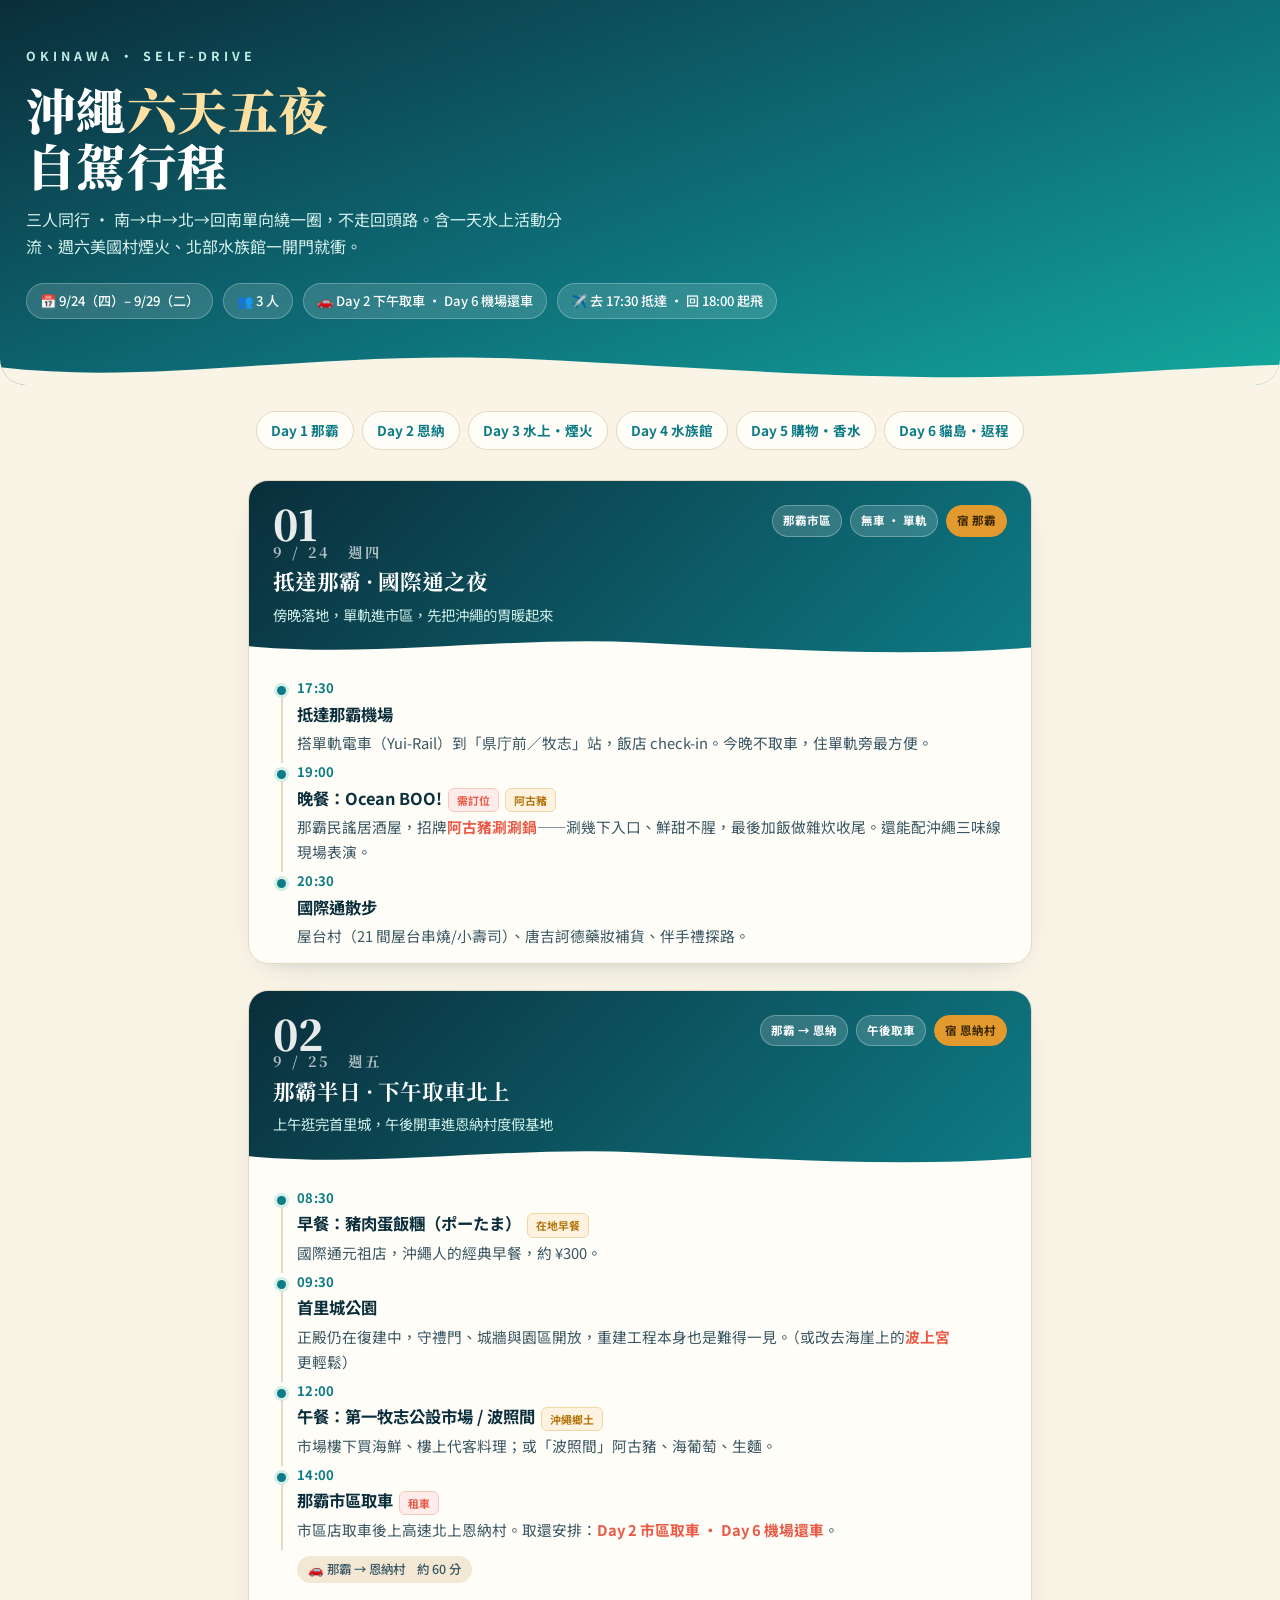
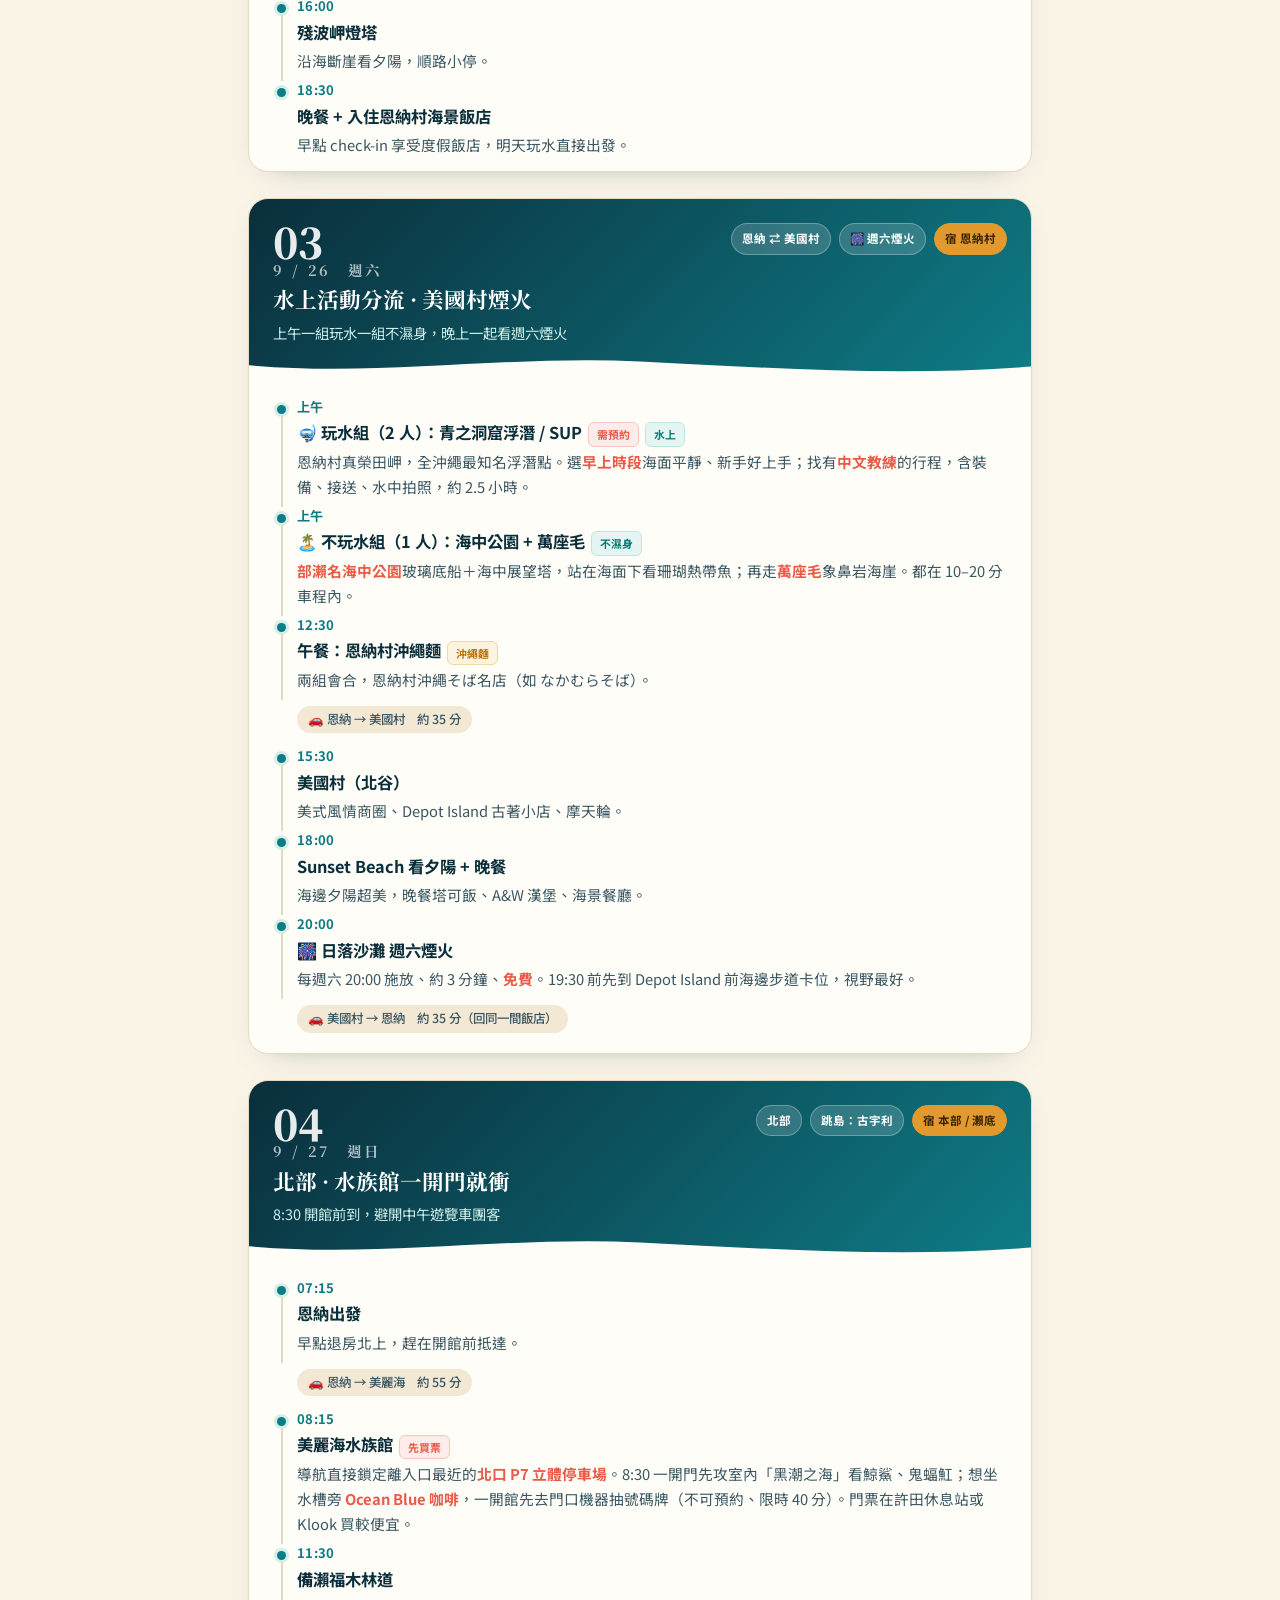
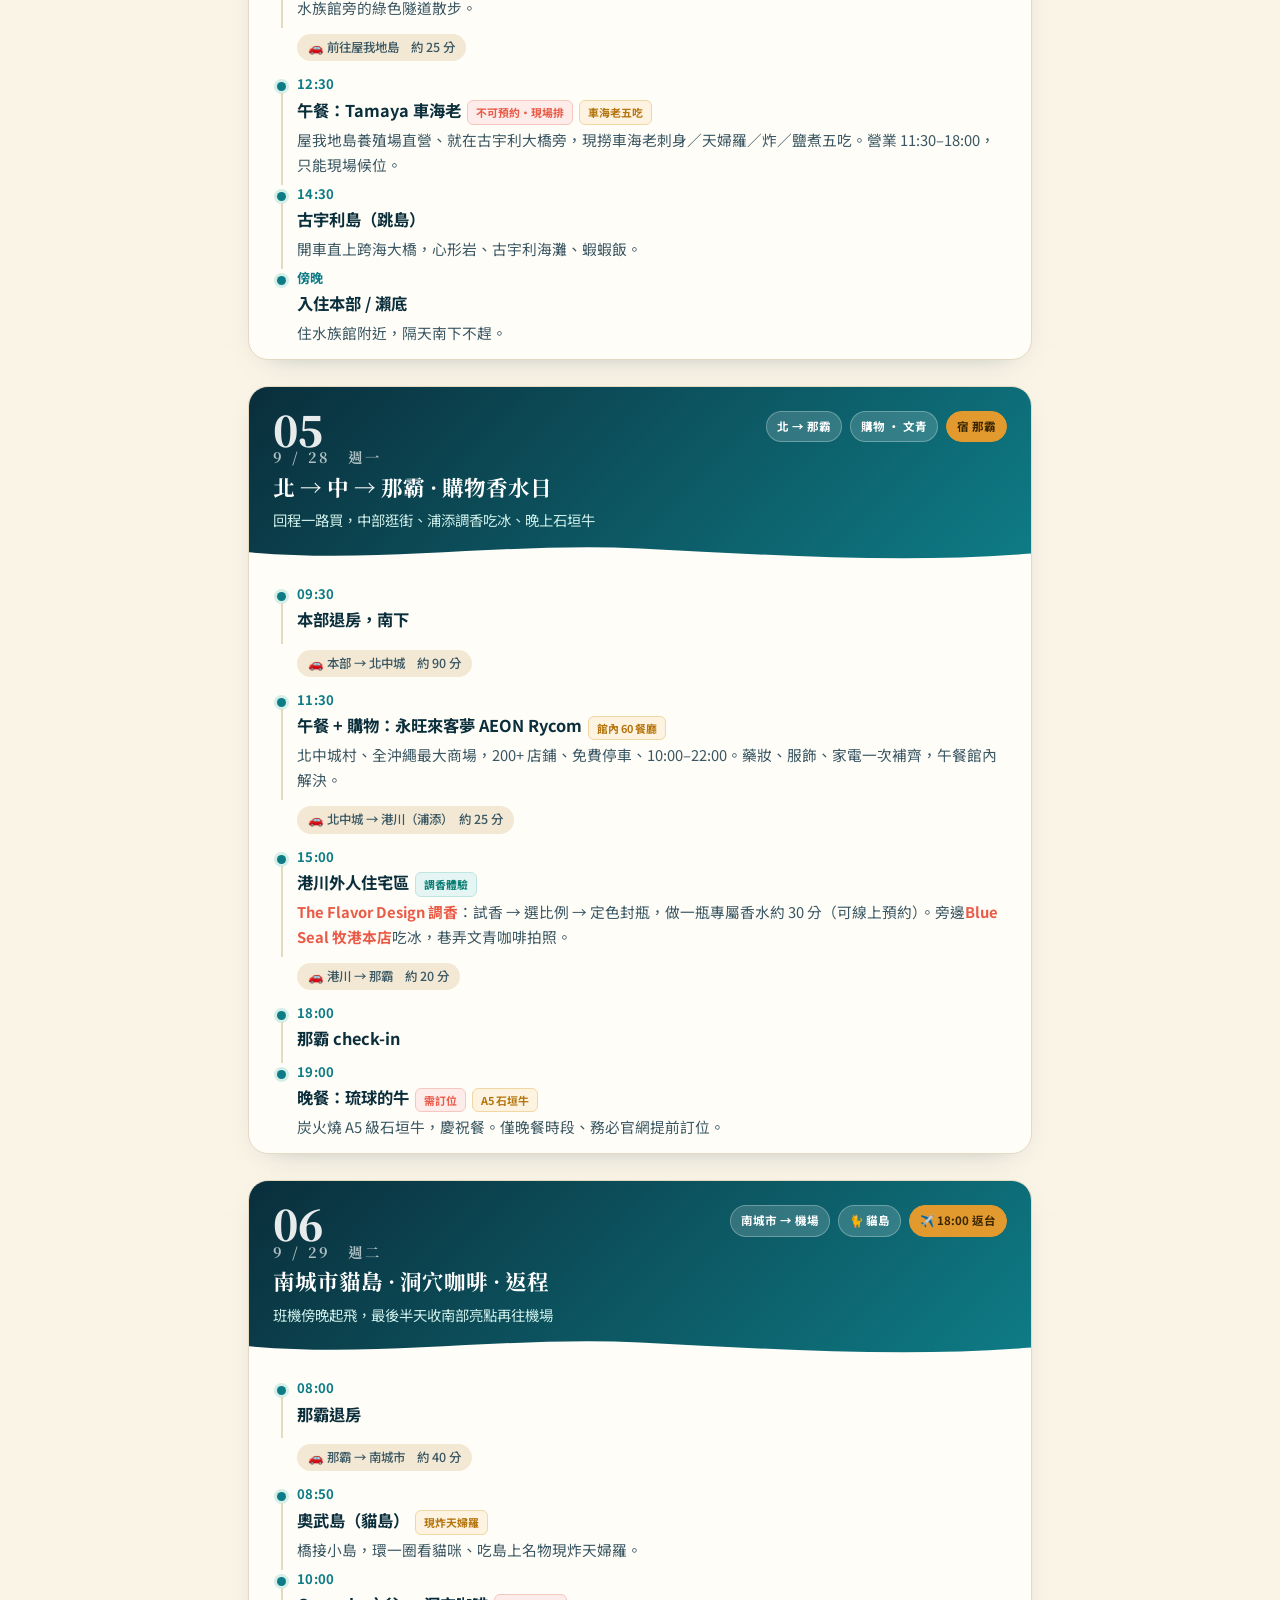
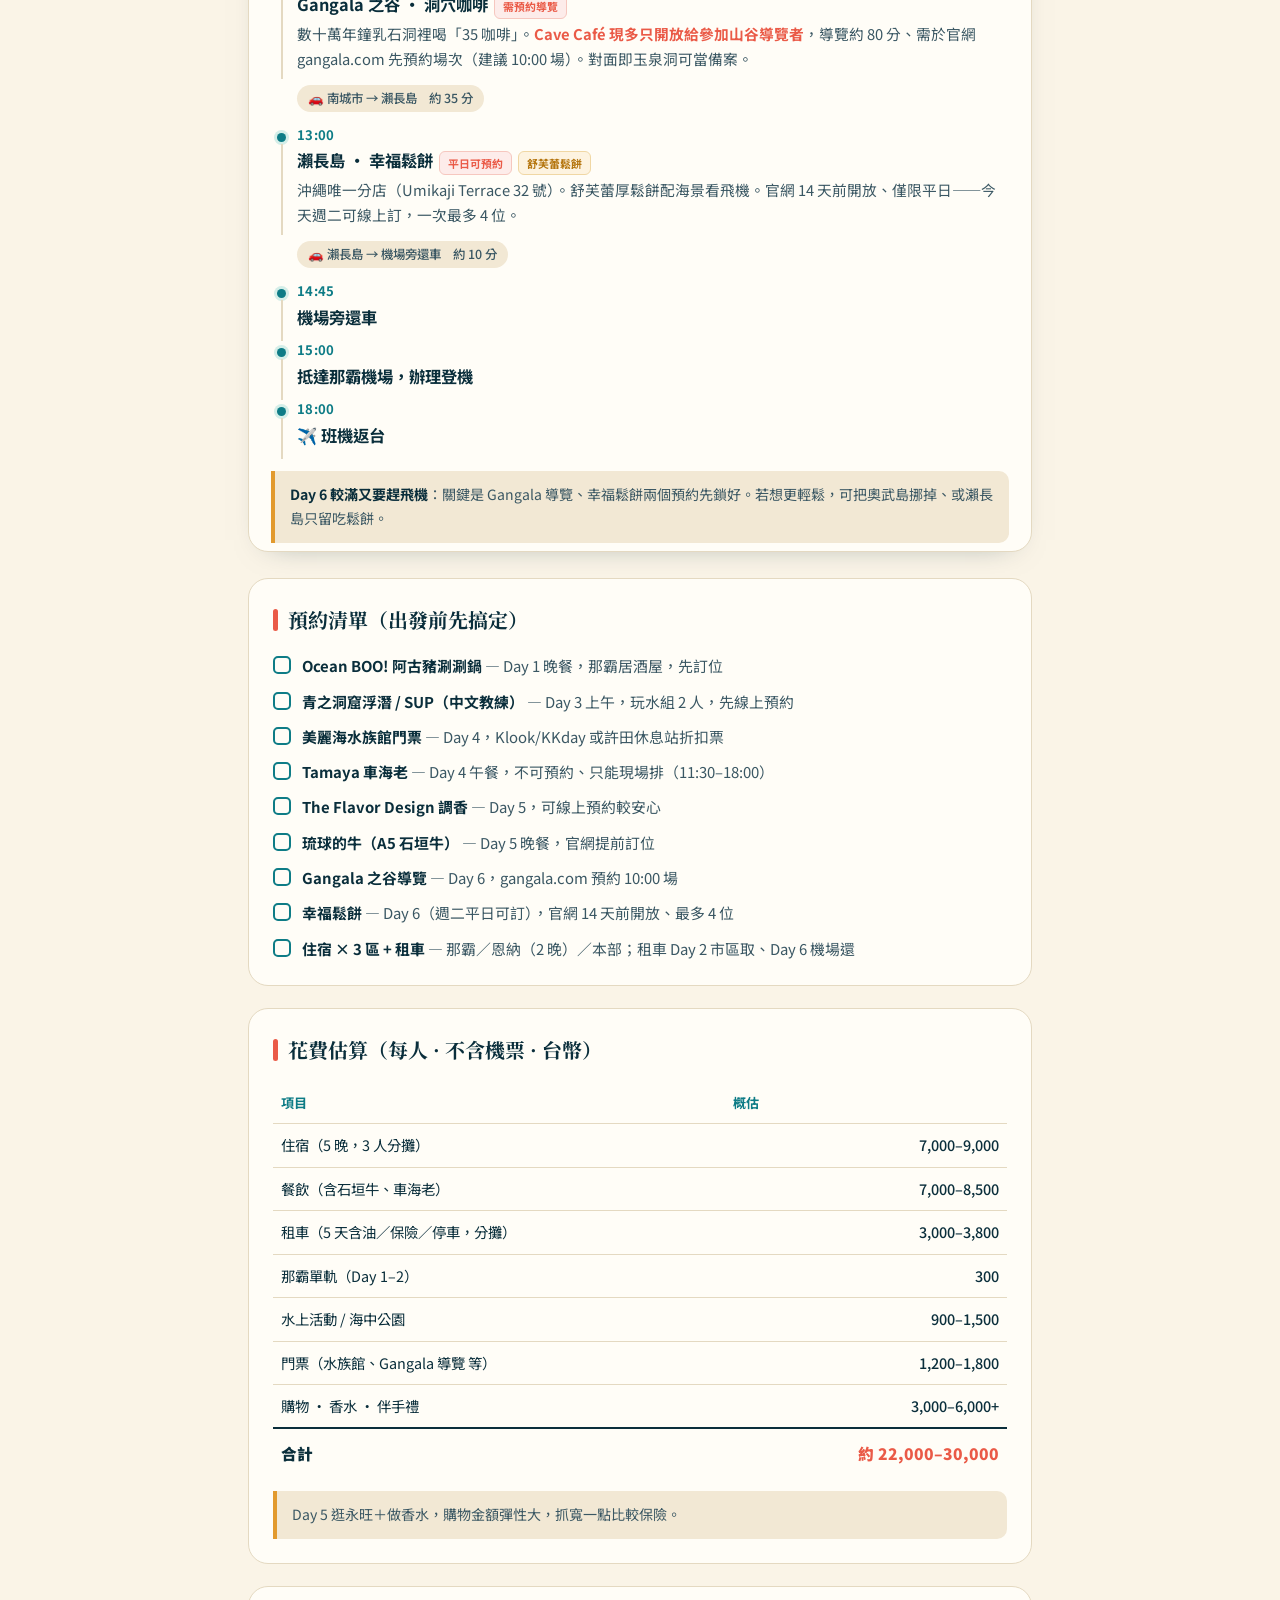
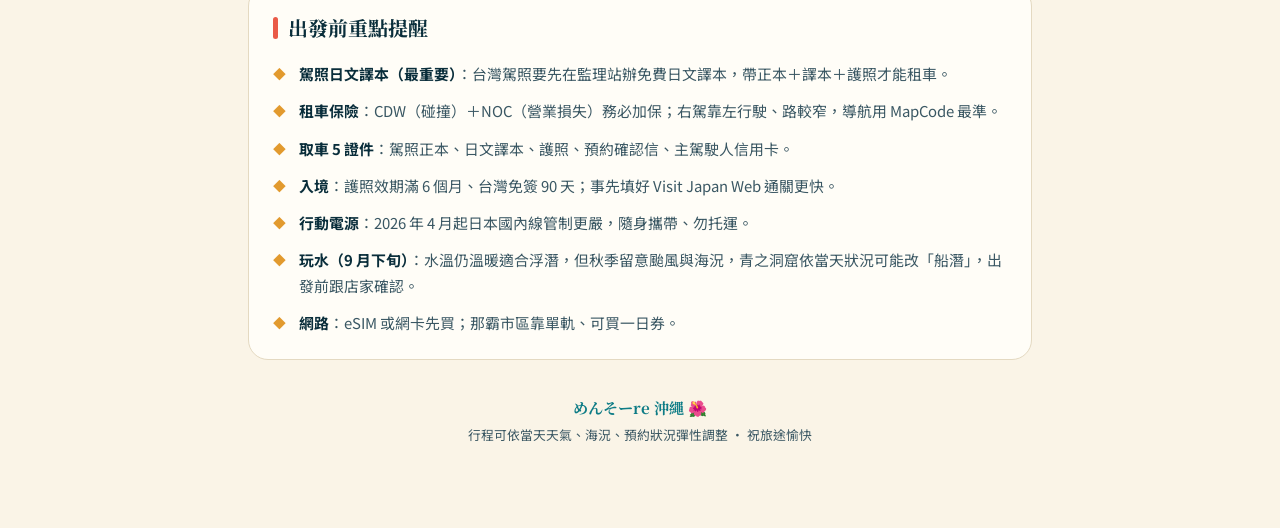
<file: 沖繩六天五夜行程表.html>
<!DOCTYPE html>
<html lang="zh-Hant">
<head>
<meta charset="UTF-8">
<meta name="viewport" content="width=device-width, initial-scale=1.0">
<title>沖繩六天五夜自駕行程</title>
<link rel="preconnect" href="https://fonts.googleapis.com">
<link rel="preconnect" href="https://fonts.gstatic.com" crossorigin>
<link href="https://fonts.googleapis.com/css2?family=Noto+Sans+TC:wght@400;500;700;900&family=Noto+Serif+TC:wght@600;700;900&display=swap" rel="stylesheet">
<style>
  :root{
    --ink:#0a2e3b;
    --ink-soft:#3a5763;
    --sea:#0e7c86;
    --lagoon:#13a89e;
    --coral:#ea5a47;
    --gold:#e29a2e;
    --sand:#faf4e7;
    --sand-2:#f2e8d4;
    --card:#fffdf7;
    --line:#e4d9c1;
  }
  *{box-sizing:border-box;margin:0;padding:0}
  html{scroll-behavior:smooth}
  body{
    font-family:"Noto Sans TC",sans-serif;
    color:var(--ink);
    background:var(--sand);
    line-height:1.7;
    -webkit-font-smoothing:antialiased;
  }
  .wrap{max-width:820px;margin:0 auto;padding:0 18px 80px}

  /* ---------- HERO ---------- */
  .hero{
    position:relative;overflow:hidden;
    background:linear-gradient(160deg,#0a2e3b 0%,#0e6f79 55%,#13a89e 100%);
    color:#fff;border-radius:0 0 26px 26px;
    padding:46px 26px 66px;margin-bottom:26px;
  }
  .hero .eyebrow{
    font-size:.78rem;letter-spacing:.32em;text-transform:uppercase;
    color:#bdeee6;font-weight:700;margin-bottom:14px;
  }
  .hero h1{
    font-family:"Noto Serif TC",serif;font-weight:900;
    font-size:clamp(2rem,7vw,3.1rem);line-height:1.12;letter-spacing:.01em;
  }
  .hero h1 span{color:#ffe0a3}
  .hero .sub{margin-top:14px;color:#d7f2ee;font-size:1rem;max-width:34em}
  .hero .meta{
    display:flex;flex-wrap:wrap;gap:10px;margin-top:22px;
  }
  .hero .chip{
    background:rgba(255,255,255,.14);border:1px solid rgba(255,255,255,.25);
    padding:6px 13px;border-radius:999px;font-size:.82rem;font-weight:500;
    backdrop-filter:blur(2px);
  }
  .wave{position:absolute;left:0;right:0;bottom:-1px;width:100%;display:block}

  /* ---------- DAY NAV ---------- */
  .daynav{
    display:flex;gap:8px;flex-wrap:wrap;justify-content:center;
    margin:0 0 30px;
  }
  .daynav a{
    text-decoration:none;color:var(--sea);font-weight:700;font-size:.85rem;
    border:1.5px solid var(--line);background:var(--card);
    padding:7px 14px;border-radius:999px;transition:.15s;
  }
  .daynav a:hover{background:var(--sea);color:#fff;border-color:var(--sea)}

  /* ---------- DAY CARD ---------- */
  .day{
    background:var(--card);border:1px solid var(--line);
    border-radius:20px;overflow:hidden;margin-bottom:26px;
    box-shadow:0 10px 30px -22px rgba(10,46,59,.5);
    scroll-margin-top:14px;
  }
  .day-head{
    position:relative;overflow:hidden;
    background:linear-gradient(135deg,var(--ink) 0%,var(--sea) 100%);
    color:#fff;padding:22px 24px 30px;
  }
  .day-head .num{
    font-family:"Noto Serif TC",serif;font-weight:900;
    font-size:2.6rem;line-height:1;opacity:.9;
  }
  .day-head .num small{font-size:.9rem;letter-spacing:.2em;display:block;opacity:.75;font-weight:700}
  .day-head .row{display:flex;align-items:flex-start;gap:16px;justify-content:space-between;flex-wrap:wrap}
  .day-head h2{
    font-family:"Noto Serif TC",serif;font-weight:700;font-size:1.35rem;margin-top:4px;
  }
  .day-head .theme{color:#cdeee9;font-size:.9rem;margin-top:3px}
  .day-head .tags{display:flex;gap:8px;flex-wrap:wrap;margin-top:2px}
  .tag{
    font-size:.72rem;font-weight:700;padding:5px 10px;border-radius:999px;
    background:rgba(255,255,255,.16);border:1px solid rgba(255,255,255,.28);white-space:nowrap;
  }
  .tag.stay{background:var(--gold);border-color:var(--gold);color:#3a2600}
  .day-head .wave2{position:absolute;left:0;right:0;bottom:-1px;width:100%}

  /* ---------- TIMELINE ---------- */
  .body{padding:20px 22px 8px}
  .stop{position:relative;padding:0 0 6px 26px}
  .stop::before{
    content:"";position:absolute;left:6px;top:9px;width:9px;height:9px;
    background:var(--sea);border-radius:50%;box-shadow:0 0 0 3px rgba(19,168,158,.18);
  }
  .stop::after{
    content:"";position:absolute;left:10px;top:20px;bottom:-2px;width:1.5px;
    background:var(--line);
  }
  .stop:last-child::after{display:none}
  .stop .t{
    font-weight:700;color:var(--sea);font-size:.82rem;letter-spacing:.02em;
    font-variant-numeric:tabular-nums;
  }
  .stop .n{font-weight:700;font-size:1.02rem;margin:1px 0 2px}
  .stop .d{color:var(--ink-soft);font-size:.92rem}
  .stop .d b{color:var(--coral)}
  .drive{
    display:inline-flex;align-items:center;gap:6px;margin:8px 0 12px 26px;
    font-size:.78rem;color:var(--ink-soft);font-weight:500;
    background:var(--sand-2);padding:3px 11px;border-radius:999px;
  }
  .badge{
    display:inline-block;font-size:.68rem;font-weight:700;vertical-align:middle;
    padding:2px 8px;border-radius:6px;margin-left:6px;
    background:#fdeceenot;background:#fdecea;color:var(--coral);border:1px solid #f6c7bf;
  }
  .badge.food{background:#fdf3e0;color:#b5760f;border-color:#f0d7a4}
  .badge.play{background:#e5f5f3;color:#0b7d75;border-color:#bde6e0}

  /* ---------- GENERIC SECTION ---------- */
  .sec{background:var(--card);border:1px solid var(--line);border-radius:20px;padding:24px;margin-bottom:22px}
  .sec h3{
    font-family:"Noto Serif TC",serif;font-size:1.25rem;font-weight:700;
    display:flex;align-items:center;gap:10px;margin-bottom:16px;
  }
  .sec h3::before{content:"";width:5px;height:22px;background:var(--coral);border-radius:3px;display:inline-block}

  .check{list-style:none;display:grid;gap:10px}
  .check li{display:flex;gap:11px;align-items:flex-start;font-size:.93rem}
  .check li .box{
    flex:none;width:18px;height:18px;border:2px solid var(--sea);border-radius:5px;margin-top:3px;
  }
  .check li b{color:var(--ink)}
  .check li span{color:var(--ink-soft)}

  table{width:100%;border-collapse:collapse;font-size:.9rem}
  th,td{text-align:left;padding:9px 8px;border-bottom:1px solid var(--line)}
  th{color:var(--sea);font-weight:700;font-size:.82rem;letter-spacing:.03em}
  td.amt{text-align:right;font-variant-numeric:tabular-nums;white-space:nowrap;font-weight:500}
  tr.total td{border-top:2px solid var(--ink);border-bottom:none;font-weight:900;font-size:.98rem;padding-top:12px}
  tr.total td.amt{color:var(--coral)}

  .tips{list-style:none;display:grid;gap:12px}
  .tips li{padding-left:26px;position:relative;font-size:.93rem;color:var(--ink-soft)}
  .tips li::before{content:"◆";position:absolute;left:0;top:0;color:var(--gold);font-size:.8rem;top:2px}
  .tips li b{color:var(--ink)}

  .note{background:var(--sand-2);border-left:4px solid var(--gold);padding:12px 15px;border-radius:0 10px 10px 0;font-size:.88rem;color:var(--ink-soft);margin-top:14px}
  .note b{color:var(--ink)}

  footer{text-align:center;color:var(--ink-soft);font-size:.8rem;margin-top:34px;line-height:1.9}
  footer .mark{font-family:"Noto Serif TC",serif;color:var(--sea);font-weight:700;font-size:.95rem}

  @media print{
    body{background:#fff}
    .daynav{display:none}
    .hero{border-radius:0}
    .day,.sec{box-shadow:none;break-inside:avoid}
    a[href]{color:inherit}
  }
</style>
</head>
<body>

<div class="hero">
  <div class="eyebrow">Okinawa · Self-Drive</div>
  <h1>沖繩<span>六天五夜</span><br>自駕行程</h1>
  <p class="sub">三人同行 · 南→中→北→回南單向繞一圈，不走回頭路。含一天水上活動分流、週六美國村煙火、北部水族館一開門就衝。</p>
  <div class="meta">
    <span class="chip">📅 9/24（四）– 9/29（二）</span>
    <span class="chip">👥 3 人</span>
    <span class="chip">🚗 Day 2 下午取車 · Day 6 機場還車</span>
    <span class="chip">✈️ 去 17:30 抵達 · 回 18:00 起飛</span>
  </div>
  <svg class="wave" viewBox="0 0 1440 60" preserveAspectRatio="none" height="40"><path fill="#faf4e7" d="M0,32 C180,60 360,4 600,20 C840,36 1020,58 1260,40 C1350,33 1400,30 1440,28 L1440,60 L0,60 Z"></path></svg>
</div>

<div class="wrap">

  <nav class="daynav">
    <a href="#d1">Day 1 那霸</a>
    <a href="#d2">Day 2 恩納</a>
    <a href="#d3">Day 3 水上·煙火</a>
    <a href="#d4">Day 4 水族館</a>
    <a href="#d5">Day 5 購物·香水</a>
    <a href="#d6">Day 6 貓島·返程</a>
  </nav>

  <!-- DAY 1 -->
  <section class="day" id="d1">
    <div class="day-head">
      <div class="row">
        <div>
          <div class="num">01<small>9 / 24　週四</small></div>
          <h2>抵達那霸 · 國際通之夜</h2>
          <div class="theme">傍晚落地，單軌進市區，先把沖繩的胃暖起來</div>
        </div>
        <div class="tags">
          <span class="tag">那霸市區</span>
          <span class="tag">無車 · 單軌</span>
          <span class="tag stay">宿 那霸</span>
        </div>
      </div>
      <svg class="wave2" viewBox="0 0 1440 40" preserveAspectRatio="none" height="26"><path fill="#fffdf7" d="M0,22 C240,40 480,6 720,16 C960,26 1200,40 1440,24 L1440,40 L0,40 Z"></path></svg>
    </div>
    <div class="body">
      <div class="stop"><div class="t">17:30</div><div class="n">抵達那霸機場</div><div class="d">搭單軌電車（Yui-Rail）到「県庁前／牧志」站，飯店 check-in。今晚不取車，住單軌旁最方便。</div></div>
      <div class="stop"><div class="t">19:00</div><div class="n">晚餐：Ocean BOO!<span class="badge">需訂位</span><span class="badge food">阿古豬</span></div><div class="d">那霸民謠居酒屋，招牌<b>阿古豬涮涮鍋</b>——涮幾下入口、鮮甜不腥，最後加飯做雜炊收尾。還能配沖繩三味線現場表演。</div></div>
      <div class="stop"><div class="t">20:30</div><div class="n">國際通散步</div><div class="d">屋台村（21 間屋台串燒/小壽司）、唐吉訶德藥妝補貨、伴手禮探路。</div></div>
    </div>
  </section>

  <!-- DAY 2 -->
  <section class="day" id="d2">
    <div class="day-head">
      <div class="row">
        <div>
          <div class="num">02<small>9 / 25　週五</small></div>
          <h2>那霸半日 · 下午取車北上</h2>
          <div class="theme">上午逛完首里城，午後開車進恩納村度假基地</div>
        </div>
        <div class="tags">
          <span class="tag">那霸 → 恩納</span>
          <span class="tag">午後取車</span>
          <span class="tag stay">宿 恩納村</span>
        </div>
      </div>
      <svg class="wave2" viewBox="0 0 1440 40" preserveAspectRatio="none" height="26"><path fill="#fffdf7" d="M0,22 C240,40 480,6 720,16 C960,26 1200,40 1440,24 L1440,40 L0,40 Z"></path></svg>
    </div>
    <div class="body">
      <div class="stop"><div class="t">08:30</div><div class="n">早餐：豬肉蛋飯糰（ポーたま）<span class="badge food">在地早餐</span></div><div class="d">國際通元祖店，沖繩人的經典早餐，約 ¥300。</div></div>
      <div class="stop"><div class="t">09:30</div><div class="n">首里城公園</div><div class="d">正殿仍在復建中，守禮門、城牆與園區開放，重建工程本身也是難得一見。（或改去海崖上的<b>波上宮</b>更輕鬆）</div></div>
      <div class="stop"><div class="t">12:00</div><div class="n">午餐：第一牧志公設市場 / 波照間<span class="badge food">沖繩鄉土</span></div><div class="d">市場樓下買海鮮、樓上代客料理；或「波照間」阿古豬、海葡萄、生麵。</div></div>
      <div class="stop"><div class="t">14:00</div><div class="n">那霸市區取車<span class="badge">租車</span></div><div class="d">市區店取車後上高速北上恩納村。取還安排：<b>Day 2 市區取車 · Day 6 機場還車</b>。</div></div>
      <div class="drive">🚗 那霸 → 恩納村　約 60 分</div>
      <div class="stop"><div class="t">16:00</div><div class="n">殘波岬燈塔</div><div class="d">沿海斷崖看夕陽，順路小停。</div></div>
      <div class="stop"><div class="t">18:30</div><div class="n">晚餐 + 入住恩納村海景飯店</div><div class="d">早點 check-in 享受度假飯店，明天玩水直接出發。</div></div>
    </div>
  </section>

  <!-- DAY 3 -->
  <section class="day" id="d3">
    <div class="day-head">
      <div class="row">
        <div>
          <div class="num">03<small>9 / 26　週六</small></div>
          <h2>水上活動分流 · 美國村煙火</h2>
          <div class="theme">上午一組玩水一組不濕身，晚上一起看週六煙火</div>
        </div>
        <div class="tags">
          <span class="tag">恩納 ⇄ 美國村</span>
          <span class="tag">🎆 週六煙火</span>
          <span class="tag stay">宿 恩納村</span>
        </div>
      </div>
      <svg class="wave2" viewBox="0 0 1440 40" preserveAspectRatio="none" height="26"><path fill="#fffdf7" d="M0,22 C240,40 480,6 720,16 C960,26 1200,40 1440,24 L1440,40 L0,40 Z"></path></svg>
    </div>
    <div class="body">
      <div class="stop"><div class="t">上午</div><div class="n">🤿 玩水組（2 人）：青之洞窟浮潛 / SUP<span class="badge">需預約</span><span class="badge play">水上</span></div><div class="d">恩納村真榮田岬，全沖繩最知名浮潛點。選<b>早上時段</b>海面平靜、新手好上手；找有<b>中文教練</b>的行程，含裝備、接送、水中拍照，約 2.5 小時。</div></div>
      <div class="stop"><div class="t">上午</div><div class="n">🏝️ 不玩水組（1 人）：海中公園 + 萬座毛<span class="badge play">不濕身</span></div><div class="d"><b>部瀨名海中公園</b>玻璃底船＋海中展望塔，站在海面下看珊瑚熱帶魚；再走<b>萬座毛</b>象鼻岩海崖。都在 10–20 分車程內。</div></div>
      <div class="stop"><div class="t">12:30</div><div class="n">午餐：恩納村沖繩麵<span class="badge food">沖繩麵</span></div><div class="d">兩組會合，恩納村沖繩そば名店（如 なかむらそば）。</div></div>
      <div class="drive">🚗 恩納 → 美國村　約 35 分</div>
      <div class="stop"><div class="t">15:30</div><div class="n">美國村（北谷）</div><div class="d">美式風情商圈、Depot Island 古著小店、摩天輪。</div></div>
      <div class="stop"><div class="t">18:00</div><div class="n">Sunset Beach 看夕陽 + 晚餐</div><div class="d">海邊夕陽超美，晚餐塔可飯、A&amp;W 漢堡、海景餐廳。</div></div>
      <div class="stop"><div class="t">20:00</div><div class="n">🎆 日落沙灘 週六煙火</div><div class="d">每週六 20:00 施放、約 3 分鐘、<b>免費</b>。19:30 前先到 Depot Island 前海邊步道卡位，視野最好。</div></div>
      <div class="drive">🚗 美國村 → 恩納　約 35 分（回同一間飯店）</div>
    </div>
  </section>

  <!-- DAY 4 -->
  <section class="day" id="d4">
    <div class="day-head">
      <div class="row">
        <div>
          <div class="num">04<small>9 / 27　週日</small></div>
          <h2>北部 · 水族館一開門就衝</h2>
          <div class="theme">8:30 開館前到，避開中午遊覽車團客</div>
        </div>
        <div class="tags">
          <span class="tag">北部</span>
          <span class="tag">跳島：古宇利</span>
          <span class="tag stay">宿 本部 / 瀨底</span>
        </div>
      </div>
      <svg class="wave2" viewBox="0 0 1440 40" preserveAspectRatio="none" height="26"><path fill="#fffdf7" d="M0,22 C240,40 480,6 720,16 C960,26 1200,40 1440,24 L1440,40 L0,40 Z"></path></svg>
    </div>
    <div class="body">
      <div class="stop"><div class="t">07:15</div><div class="n">恩納出發</div><div class="d">早點退房北上，趕在開館前抵達。</div></div>
      <div class="drive">🚗 恩納 → 美麗海　約 55 分</div>
      <div class="stop"><div class="t">08:15</div><div class="n">美麗海水族館<span class="badge">先買票</span></div><div class="d">導航直接鎖定離入口最近的<b>北口 P7 立體停車場</b>。8:30 一開門先攻室內「黑潮之海」看鯨鯊、鬼蝠魟；想坐水槽旁 <b>Ocean Blue 咖啡</b>，一開館先去門口機器抽號碼牌（不可預約、限時 40 分）。門票在許田休息站或 Klook 買較便宜。</div></div>
      <div class="stop"><div class="t">11:30</div><div class="n">備瀨福木林道</div><div class="d">水族館旁的綠色隧道散步。</div></div>
      <div class="drive">🚗 前往屋我地島　約 25 分</div>
      <div class="stop"><div class="t">12:30</div><div class="n">午餐：Tamaya 車海老<span class="badge">不可預約·現場排</span><span class="badge food">車海老五吃</span></div><div class="d">屋我地島養殖場直營、就在古宇利大橋旁，現撈車海老刺身／天婦羅／炸／鹽煮五吃。營業 11:30–18:00，只能現場候位。</div></div>
      <div class="stop"><div class="t">14:30</div><div class="n">古宇利島（跳島）</div><div class="d">開車直上跨海大橋，心形岩、古宇利海灘、蝦蝦飯。</div></div>
      <div class="stop"><div class="t">傍晚</div><div class="n">入住本部 / 瀨底</div><div class="d">住水族館附近，隔天南下不趕。</div></div>
    </div>
  </section>

  <!-- DAY 5 -->
  <section class="day" id="d5">
    <div class="day-head">
      <div class="row">
        <div>
          <div class="num">05<small>9 / 28　週一</small></div>
          <h2>北 → 中 → 那霸 · 購物香水日</h2>
          <div class="theme">回程一路買，中部逛街、浦添調香吃冰、晚上石垣牛</div>
        </div>
        <div class="tags">
          <span class="tag">北 → 那霸</span>
          <span class="tag">購物 · 文青</span>
          <span class="tag stay">宿 那霸</span>
        </div>
      </div>
      <svg class="wave2" viewBox="0 0 1440 40" preserveAspectRatio="none" height="26"><path fill="#fffdf7" d="M0,22 C240,40 480,6 720,16 C960,26 1200,40 1440,24 L1440,40 L0,40 Z"></path></svg>
    </div>
    <div class="body">
      <div class="stop"><div class="t">09:30</div><div class="n">本部退房，南下</div></div>
      <div class="drive">🚗 本部 → 北中城　約 90 分</div>
      <div class="stop"><div class="t">11:30</div><div class="n">午餐 + 購物：永旺來客夢 AEON Rycom<span class="badge food">館內 60 餐廳</span></div><div class="d">北中城村、全沖繩最大商場，200+ 店鋪、免費停車、10:00–22:00。藥妝、服飾、家電一次補齊，午餐館內解決。</div></div>
      <div class="drive">🚗 北中城 → 港川（浦添）　約 25 分</div>
      <div class="stop"><div class="t">15:00</div><div class="n">港川外人住宅區<span class="badge play">調香體驗</span></div><div class="d"><b>The Flavor Design 調香</b>：試香 → 選比例 → 定色封瓶，做一瓶專屬香水約 30 分（可線上預約）。旁邊<b>Blue Seal 牧港本店</b>吃冰，巷弄文青咖啡拍照。</div></div>
      <div class="drive">🚗 港川 → 那霸　約 20 分</div>
      <div class="stop"><div class="t">18:00</div><div class="n">那霸 check-in</div></div>
      <div class="stop"><div class="t">19:00</div><div class="n">晚餐：琉球的牛<span class="badge">需訂位</span><span class="badge food">A5 石垣牛</span></div><div class="d">炭火燒 A5 級石垣牛，慶祝餐。僅晚餐時段、務必官網提前訂位。</div></div>
    </div>
  </section>

  <!-- DAY 6 -->
  <section class="day" id="d6">
    <div class="day-head">
      <div class="row">
        <div>
          <div class="num">06<small>9 / 29　週二</small></div>
          <h2>南城市貓島 · 洞穴咖啡 · 返程</h2>
          <div class="theme">班機傍晚起飛，最後半天收南部亮點再往機場</div>
        </div>
        <div class="tags">
          <span class="tag">南城市 → 機場</span>
          <span class="tag">🐈 貓島</span>
          <span class="tag stay">✈️ 18:00 返台</span>
        </div>
      </div>
      <svg class="wave2" viewBox="0 0 1440 40" preserveAspectRatio="none" height="26"><path fill="#fffdf7" d="M0,22 C240,40 480,6 720,16 C960,26 1200,40 1440,24 L1440,40 L0,40 Z"></path></svg>
    </div>
    <div class="body">
      <div class="stop"><div class="t">08:00</div><div class="n">那霸退房</div></div>
      <div class="drive">🚗 那霸 → 南城市　約 40 分</div>
      <div class="stop"><div class="t">08:50</div><div class="n">奧武島（貓島）<span class="badge food">現炸天婦羅</span></div><div class="d">橋接小島，環一圈看貓咪、吃島上名物現炸天婦羅。</div></div>
      <div class="stop"><div class="t">10:00</div><div class="n">Gangala 之谷 · 洞穴咖啡<span class="badge">需預約導覽</span></div><div class="d">數十萬年鐘乳石洞裡喝「35 咖啡」。<b>Cave Café 現多只開放給參加山谷導覽者</b>，導覽約 80 分、需於官網 gangala.com 先預約場次（建議 10:00 場）。對面即玉泉洞可當備案。</div></div>
      <div class="drive">🚗 南城市 → 瀨長島　約 35 分</div>
      <div class="stop"><div class="t">13:00</div><div class="n">瀨長島 · 幸福鬆餅<span class="badge">平日可預約</span><span class="badge food">舒芙蕾鬆餅</span></div><div class="d">沖繩唯一分店（Umikaji Terrace 32 號）。舒芙蕾厚鬆餅配海景看飛機。官網 14 天前開放、僅限平日——今天週二可線上訂，一次最多 4 位。</div></div>
      <div class="drive">🚗 瀨長島 → 機場旁還車　約 10 分</div>
      <div class="stop"><div class="t">14:45</div><div class="n">機場旁還車</div></div>
      <div class="stop"><div class="t">15:00</div><div class="n">抵達那霸機場，辦理登機</div></div>
      <div class="stop"><div class="t">18:00</div><div class="n">✈️ 班機返台</div></div>
      <div class="note"><b>Day 6 較滿又要趕飛機</b>：關鍵是 Gangala 導覽、幸福鬆餅兩個預約先鎖好。若想更輕鬆，可把奧武島挪掉、或瀨長島只留吃鬆餅。</div>
    </div>
  </section>

  <!-- RESERVATIONS -->
  <section class="sec">
    <h3>預約清單（出發前先搞定）</h3>
    <ul class="check">
      <li><span class="box"></span><div><b>Ocean BOO! 阿古豬涮涮鍋</b> <span>— Day 1 晚餐，那霸居酒屋，先訂位</span></div></li>
      <li><span class="box"></span><div><b>青之洞窟浮潛 / SUP（中文教練）</b> <span>— Day 3 上午，玩水組 2 人，先線上預約</span></div></li>
      <li><span class="box"></span><div><b>美麗海水族館門票</b> <span>— Day 4，Klook/KKday 或許田休息站折扣票</span></div></li>
      <li><span class="box"></span><div><b>Tamaya 車海老</b> <span>— Day 4 午餐，不可預約、只能現場排（11:30–18:00）</span></div></li>
      <li><span class="box"></span><div><b>The Flavor Design 調香</b> <span>— Day 5，可線上預約較安心</span></div></li>
      <li><span class="box"></span><div><b>琉球的牛（A5 石垣牛）</b> <span>— Day 5 晚餐，官網提前訂位</span></div></li>
      <li><span class="box"></span><div><b>Gangala 之谷導覽</b> <span>— Day 6，gangala.com 預約 10:00 場</span></div></li>
      <li><span class="box"></span><div><b>幸福鬆餅</b> <span>— Day 6（週二平日可訂），官網 14 天前開放、最多 4 位</span></div></li>
      <li><span class="box"></span><div><b>住宿 × 3 區 + 租車</b> <span>— 那霸／恩納（2 晚）／本部；租車 Day 2 市區取、Day 6 機場還</span></div></li>
    </ul>
  </section>

  <!-- BUDGET -->
  <section class="sec">
    <h3>花費估算（每人 · 不含機票 · 台幣）</h3>
    <table>
      <tr><th>項目</th><th class="amt">概估</th></tr>
      <tr><td>住宿（5 晚，3 人分攤）</td><td class="amt">7,000–9,000</td></tr>
      <tr><td>餐飲（含石垣牛、車海老）</td><td class="amt">7,000–8,500</td></tr>
      <tr><td>租車（5 天含油／保險／停車，分攤）</td><td class="amt">3,000–3,800</td></tr>
      <tr><td>那霸單軌（Day 1–2）</td><td class="amt">300</td></tr>
      <tr><td>水上活動 / 海中公園</td><td class="amt">900–1,500</td></tr>
      <tr><td>門票（水族館、Gangala 導覽 等）</td><td class="amt">1,200–1,800</td></tr>
      <tr><td>購物 · 香水 · 伴手禮</td><td class="amt">3,000–6,000+</td></tr>
      <tr class="total"><td>合計</td><td class="amt">約 22,000–30,000</td></tr>
    </table>
    <div class="note">Day 5 逛永旺＋做香水，購物金額彈性大，抓寬一點比較保險。</div>
  </section>

  <!-- TIPS -->
  <section class="sec">
    <h3>出發前重點提醒</h3>
    <ul class="tips">
      <li><b>駕照日文譯本（最重要）</b>：台灣駕照要先在監理站辦免費日文譯本，帶正本＋譯本＋護照才能租車。</li>
      <li><b>租車保險</b>：CDW（碰撞）＋NOC（營業損失）務必加保；右駕靠左行駛、路較窄，導航用 MapCode 最準。</li>
      <li><b>取車 5 證件</b>：駕照正本、日文譯本、護照、預約確認信、主駕駛人信用卡。</li>
      <li><b>入境</b>：護照效期滿 6 個月、台灣免簽 90 天；事先填好 Visit Japan Web 通關更快。</li>
      <li><b>行動電源</b>：2026 年 4 月起日本國內線管制更嚴，隨身攜帶、勿托運。</li>
      <li><b>玩水（9 月下旬）</b>：水溫仍溫暖適合浮潛，但秋季留意颱風與海況，青之洞窟依當天狀況可能改「船潛」，出發前跟店家確認。</li>
      <li><b>網路</b>：eSIM 或網卡先買；那霸市區靠單軌、可買一日券。</li>
    </ul>
  </section>

  <footer>
    <div class="mark">めんそーre 沖繩 🌺</div>
    行程可依當天天氣、海況、預約狀況彈性調整 · 祝旅途愉快
  </footer>

</div>
</body>
</html>
</file>
